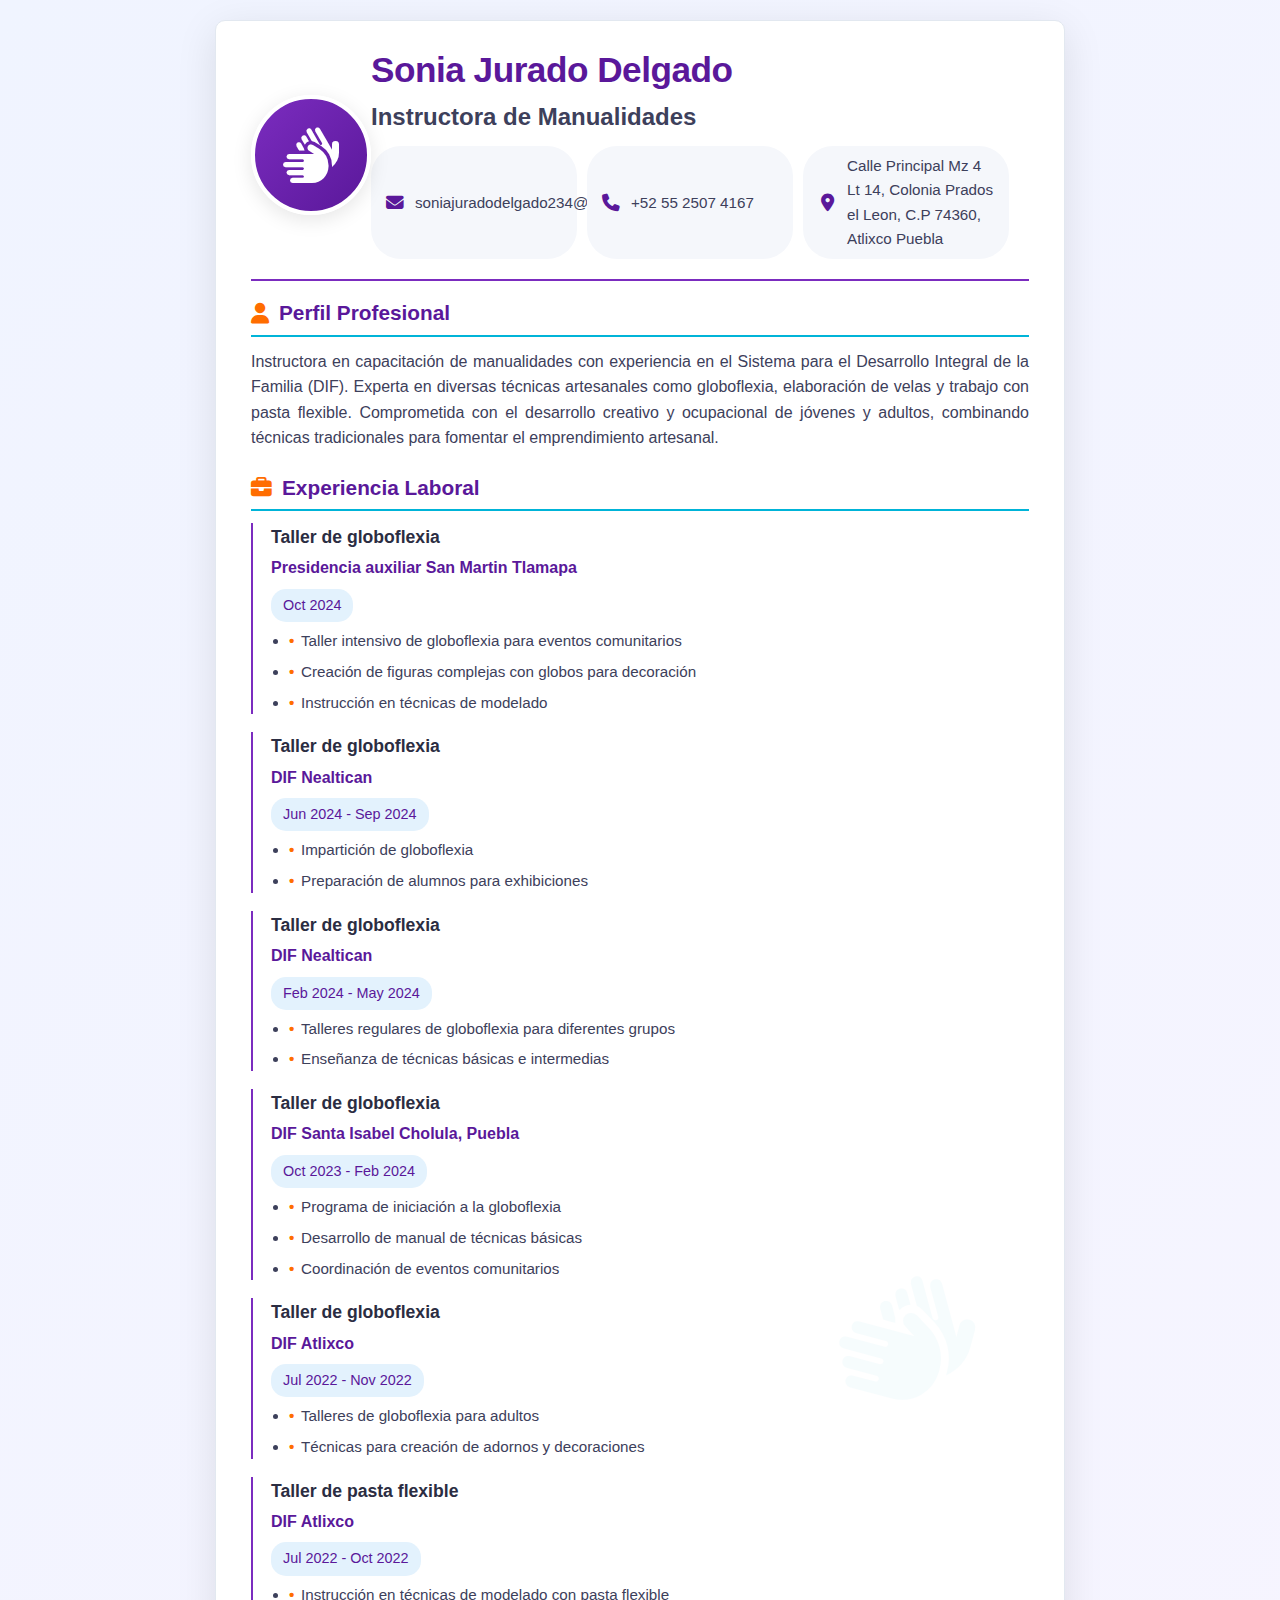
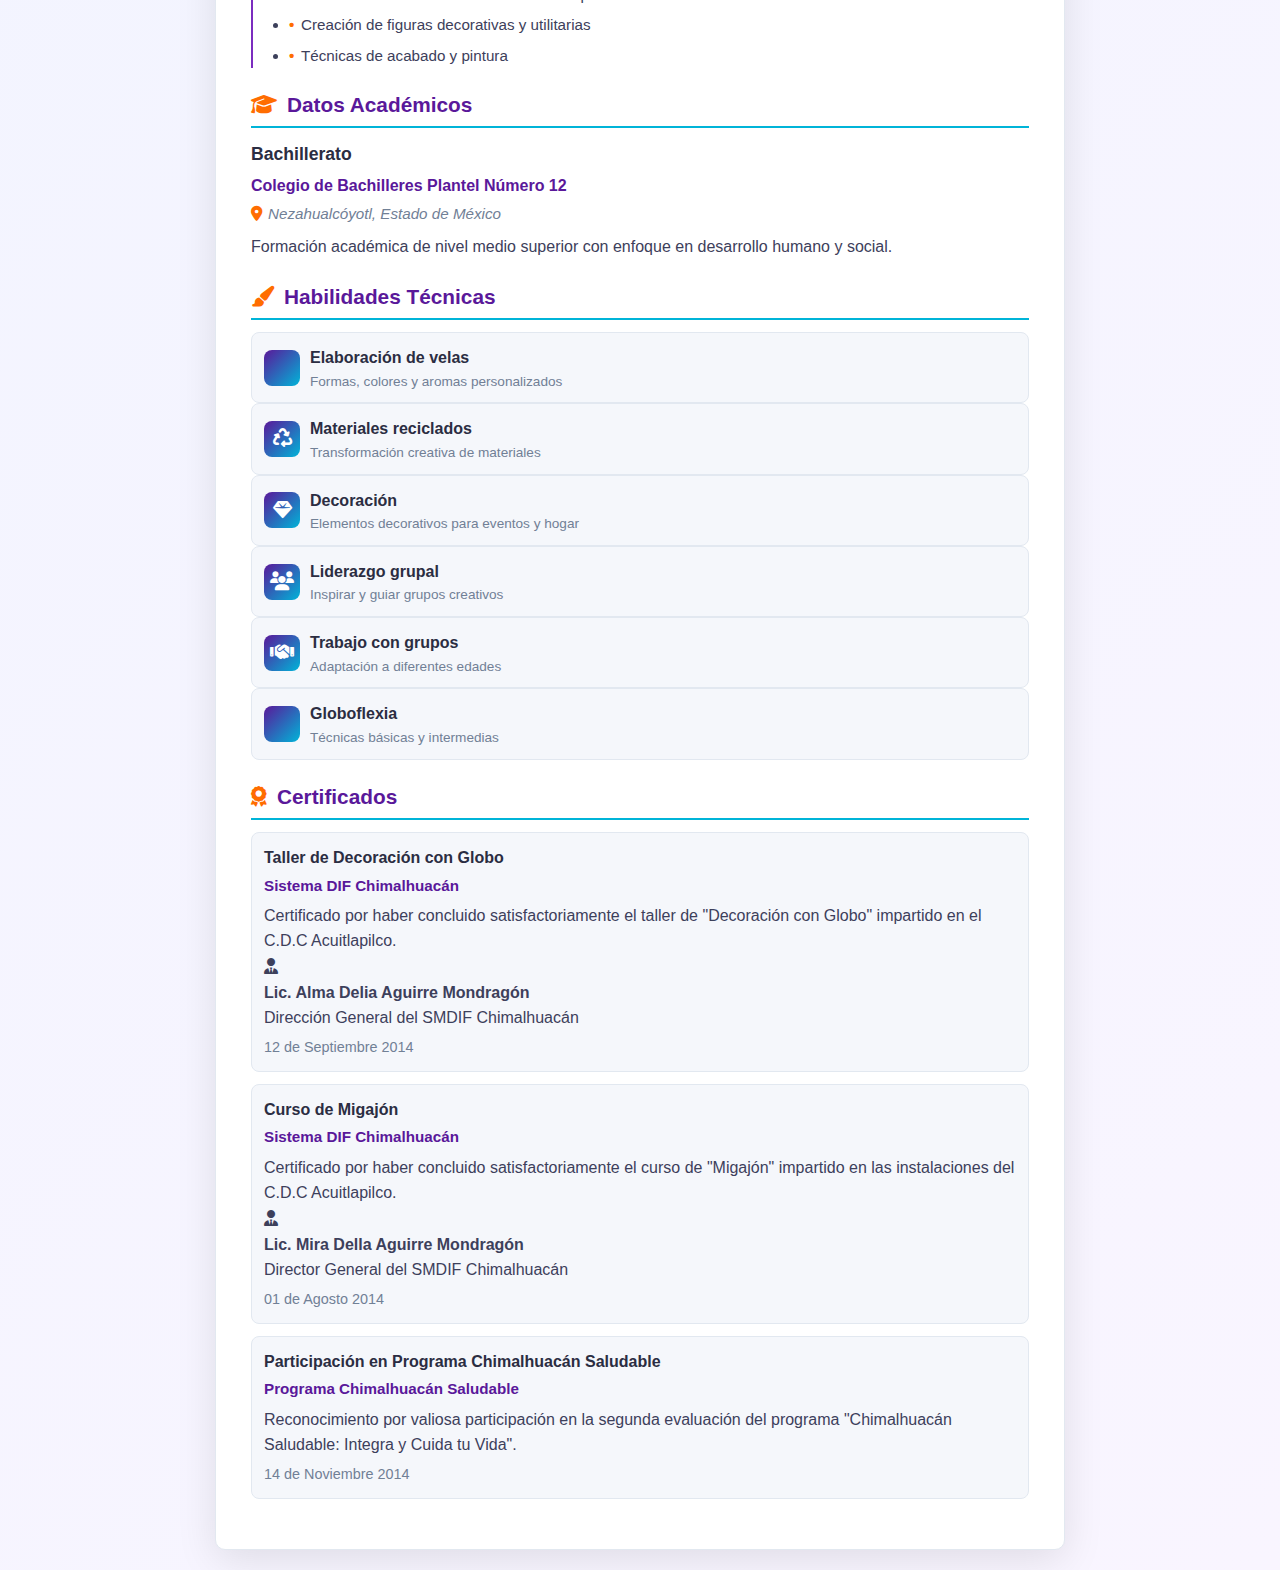
<file: index.html>
<!DOCTYPE html>
<html lang="es">
<head>
    <meta charset="UTF-8">
    <meta name="viewport" content="width=device-width, initial-scale=1.0">
    <title>CV - Sonia Jurado Delgado | Instructora de Manualidades</title>
    <link rel="stylesheet" href="https://cdnjs.cloudflare.com/ajax/libs/font-awesome/6.4.0/css/all.min.css">
    <link rel="stylesheet" href="css/estilos.css">

</head>
<body>
    <div class="container">
        <!-- Decoraciones temáticas -->
        <i class="fas fa-balloon decoration-element dec-balloon"></i>
        <i class="fas fa-candle decoration-element dec-candle"></i>
        <i class="fas fa-hands decoration-element dec-clay"></i>
        
        <!-- Cabecera -->
        <header class="header">
            <div class="profile-img">
                <i class="fas fa-hands"></i>
            </div>
            
            <div class="header-content">
                <h1>Sonia Jurado Delgado</h1>
                <h2 class="subtitle">Instructora de Manualidades</h2>
                
                <div class="contact-info">
                    <div class="contact-item">
                        <i class="fas fa-envelope"></i>
                        soniajuradodelgado234@gmail.com
                    </div>
                    <div class="contact-item">
                        <i class="fas fa-phone"></i>
                        +52 55 2507 4167
                    </div>
                    <div class="contact-item">
                        <i class="fas fa-map-marker-alt"></i>
                        Calle Principal Mz 4 Lt 14, Colonia Prados el Leon, C.P 74360, Atlixco Puebla
                    </div>
                </div>
            </div>
        </header>

        <!-- Perfil profesional -->
        <section class="section">
            <h2 class="section-title"><i class="fas fa-user"></i> Perfil Profesional</h2>
            <p class="profile-text">Instructora en capacitación de manualidades con experiencia en el Sistema para el Desarrollo Integral de la Familia (DIF). Experta en diversas técnicas artesanales como globoflexia, elaboración de velas y trabajo con pasta flexible. Comprometida con el desarrollo creativo y ocupacional de jóvenes y adultos, combinando técnicas tradicionales para fomentar el emprendimiento artesanal.</p>
        </section>

        <!-- Columna principal -->
        <div class="content">
            <div class="left-column">
                <!-- Experiencia laboral -->
                <section class="section">
                    <h2 class="section-title"><i class="fas fa-briefcase"></i> Experiencia Laboral</h2>
                    
                    <!-- Presidencia auxiliar San Martin Tlamapa (Oct 2024) -->
                    <div class="experience-item">
                        <div class="job-title">Taller de globoflexia</div>
                        <div class="organization">Presidencia auxiliar San Martin Tlamapa</div>
                        <div class="date">Oct 2024</div>
                        <ul>
                            <li>Taller intensivo de globoflexia para eventos comunitarios</li>
                            <li>Creación de figuras complejas con globos para decoración</li>
                            <li>Instrucción en técnicas de modelado</li>
                        </ul>
                    </div>
                    
                    <!-- DIF Nealtican (Jun 2024 - Sep 2024) -->
                    <div class="experience-item">
                        <div class="job-title">Taller de globoflexia</div>
                        <div class="organization">DIF Nealtican</div>
                        <div class="date">Jun 2024 - Sep 2024</div>
                        <ul>
                            <li>Impartición de globoflexia</li>
                            <li>Preparación de alumnos para exhibiciones</li>
                        </ul>
                    </div>
                    
                    <!-- DIF NEALTICAN (Feb 2024 - May 2024) -->
                    <div class="experience-item">
                        <div class="job-title">Taller de globoflexia</div>
                        <div class="organization">DIF Nealtican</div>
                        <div class="date">Feb 2024 - May 2024</div>
                        <ul>
                            <li>Talleres regulares de globoflexia para diferentes grupos</li>
                            <li>Enseñanza de técnicas básicas e intermedias</li>
                        </ul>
                    </div>
                    
                    <!-- DIF Santa Isabel Cholula (Oct 2023 - Feb 2024) -->
                    <div class="experience-item">
                        <div class="job-title">Taller de globoflexia</div>
                        <div class="organization">DIF Santa Isabel Cholula, Puebla</div>
                        <div class="date">Oct 2023 - Feb 2024</div>
                        <ul>
                            <li>Programa de iniciación a la globoflexia</li>
                            <li>Desarrollo de manual de técnicas básicas</li>
                            <li>Coordinación de eventos comunitarios</li>
                        </ul>
                    </div>
                    
                    <!-- DIF Atlixco - Globoflexia (Jul 2022 - Nov 2022) -->
                    <div class="experience-item">
                        <div class="job-title">Taller de globoflexia</div>
                        <div class="organization">DIF Atlixco</div>
                        <div class="date">Jul 2022 - Nov 2022</div>
                        <ul>
                            <li>Talleres de globoflexia para adultos</li>
                            <li>Técnicas para creación de adornos y decoraciones</li>
                        </ul>
                    </div>
                    
                    <!-- DIF Atlixco - Pasta flexible (Jul 2022 - Oct 2022) -->
                    <div class="experience-item">
                        <div class="job-title">Taller de pasta flexible</div>
                        <div class="organization">DIF Atlixco</div>
                        <div class="date">Jul 2022 - Oct 2022</div>
                        <ul>
                            <li>Instrucción en técnicas de modelado con pasta flexible</li>
                            <li>Creación de figuras decorativas y utilitarias</li>
                            <li>Técnicas de acabado y pintura</li>
                        </ul>
                    </div>
                </section>
            </div>
            
            <!-- Barra lateral -->
            <div class="right-column">
                <!-- Datos académicos -->
                <section class="section">
                    <h2 class="section-title"><i class="fas fa-graduation-cap"></i> Datos Académicos</h2>
                    
                    <div class="academic-item">
                        <div class="academic-title">Bachillerato</div>
                        <div class="organization">Colegio de Bachilleres Plantel Número 12</div>
                        <div class="location">
                            <i class="fas fa-map-marker-alt"></i>
                            Nezahualcóyotl, Estado de México
                        </div>
                        <p>Formación académica de nivel medio superior con enfoque en desarrollo humano y social.</p>
                    </div>
                </section>

                <!-- Habilidades técnicas -->
                <section class="section">
                    <h2 class="section-title"><i class="fas fa-paint-brush"></i> Habilidades Técnicas</h2>
                    <div class="skills-list">
                        <div class="skill-item">
                            <div class="skill-icon">
                                <i class="fas fa-candle-holder"></i>
                            </div>
                            <div class="skill-content">
                                <h4>Elaboración de velas</h4>
                                <p>Formas, colores y aromas personalizados</p>
                            </div>
                        </div>
                        
                        <div class="skill-item">
                            <div class="skill-icon">
                                <i class="fas fa-recycle"></i>
                            </div>
                            <div class="skill-content">
                                <h4>Materiales reciclados</h4>
                                <p>Transformación creativa de materiales</p>
                            </div>
                        </div>
                        
                        <div class="skill-item">
                            <div class="skill-icon">
                                <i class="fas fa-gem"></i>
                            </div>
                            <div class="skill-content">
                                <h4>Decoración</h4>
                                <p>Elementos decorativos para eventos y hogar</p>
                            </div>
                        </div>
                        
                        <div class="skill-item">
                            <div class="skill-icon">
                                <i class="fas fa-users"></i>
                            </div>
                            <div class="skill-content">
                                <h4>Liderazgo grupal</h4>
                                <p>Inspirar y guiar grupos creativos</p>
                            </div>
                        </div>
                        
                        <div class="skill-item">
                            <div class="skill-icon">
                                <i class="fas fa-handshake"></i>
                            </div>
                            <div class="skill-content">
                                <h4>Trabajo con grupos</h4>
                                <p>Adaptación a diferentes edades</p>
                            </div>
                        </div>
                        
                        <div class="skill-item">
                            <div class="skill-icon">
                                <i class="fas fa-balloon"></i>
                            </div>
                            <div class="skill-content">
                                <h4>Globoflexia</h4>
                                <p>Técnicas básicas y intermedias</p>
                            </div>
                        </div>
                    </div>
                </section>

                <!-- Certificados -->
                <section class="section">
                    <h2 class="section-title"><i class="fas fa-award"></i> Certificados</h2>
                    <div class="certificates-container">
                        <!-- Certificado 1: Decoración con Globo -->
                        <div class="certificate-item">
                            <div class="certificate-header">
                                <div class="certificate-title">Taller de Decoración con Globo</div>
                                <div class="certificate-org">Sistema DIF Chimalhuacán</div>
                            </div>
                            <div class="certificate-body">
                                <p class="certificate-desc">Certificado por haber concluido satisfactoriamente el taller de "Decoración con Globo" impartido en el C.D.C Acuitlapilco.</p>
                                <div class="certificate-details">
                                    <div class="certificate-detail">
                                        <i class="fas fa-user-tie"></i>
                                        <div><strong>Lic. Alma Delia Aguirre Mondragón</strong><br>Dirección General del SMDIF Chimalhuacán</div>
                                    </div>
                                </div>
                            </div>
                            <div class="certificate-footer">
                                <div class="certificate-date">12 de Septiembre 2014</div>
                            </div>
                        </div>
                        
                        <!-- Certificado 2: Curso de Migajón -->
                        <div class="certificate-item">
                            <div class="certificate-header">
                                <div class="certificate-title">Curso de Migajón</div>
                                <div class="certificate-org">Sistema DIF Chimalhuacán</div>
                            </div>
                            <div class="certificate-body">
                                <p class="certificate-desc">Certificado por haber concluido satisfactoriamente el curso de "Migajón" impartido en las instalaciones del C.D.C Acuitlapilco.</p>
                                <div class="certificate-details">
                                    <div class="certificate-detail">
                                        <i class="fas fa-user-tie"></i>
                                        <div><strong>Lic. Mira Della Aguirre Mondragón</strong><br>Director General del SMDIF Chimalhuacán</div>
                                    </div>
                                </div>
                            </div>
                            <div class="certificate-footer">
                                <div class="certificate-date">01 de Agosto 2014</div>
                            </div>
                        </div>
                        
                        <!-- Certificado 3: Chimalhuacán Saludable -->
                        <div class="certificate-item">
                            <div class="certificate-header">
                                <div class="certificate-title">Participación en Programa Chimalhuacán Saludable</div>
                                <div class="certificate-org">Programa Chimalhuacán Saludable</div>
                            </div>
                            <div class="certificate-body">
                                <p class="certificate-desc">Reconocimiento por valiosa participación en la segunda evaluación del programa "Chimalhuacán Saludable: Integra y Cuida tu Vida".</p>
                            </div>
                            <div class="certificate-footer">
                                <div class="certificate-date">14 de Noviembre 2014</div>
                            </div>
                        </div>
                    </div>
                </section>
            </div>
        </div>
    </div>
</body>
</html>
</file>
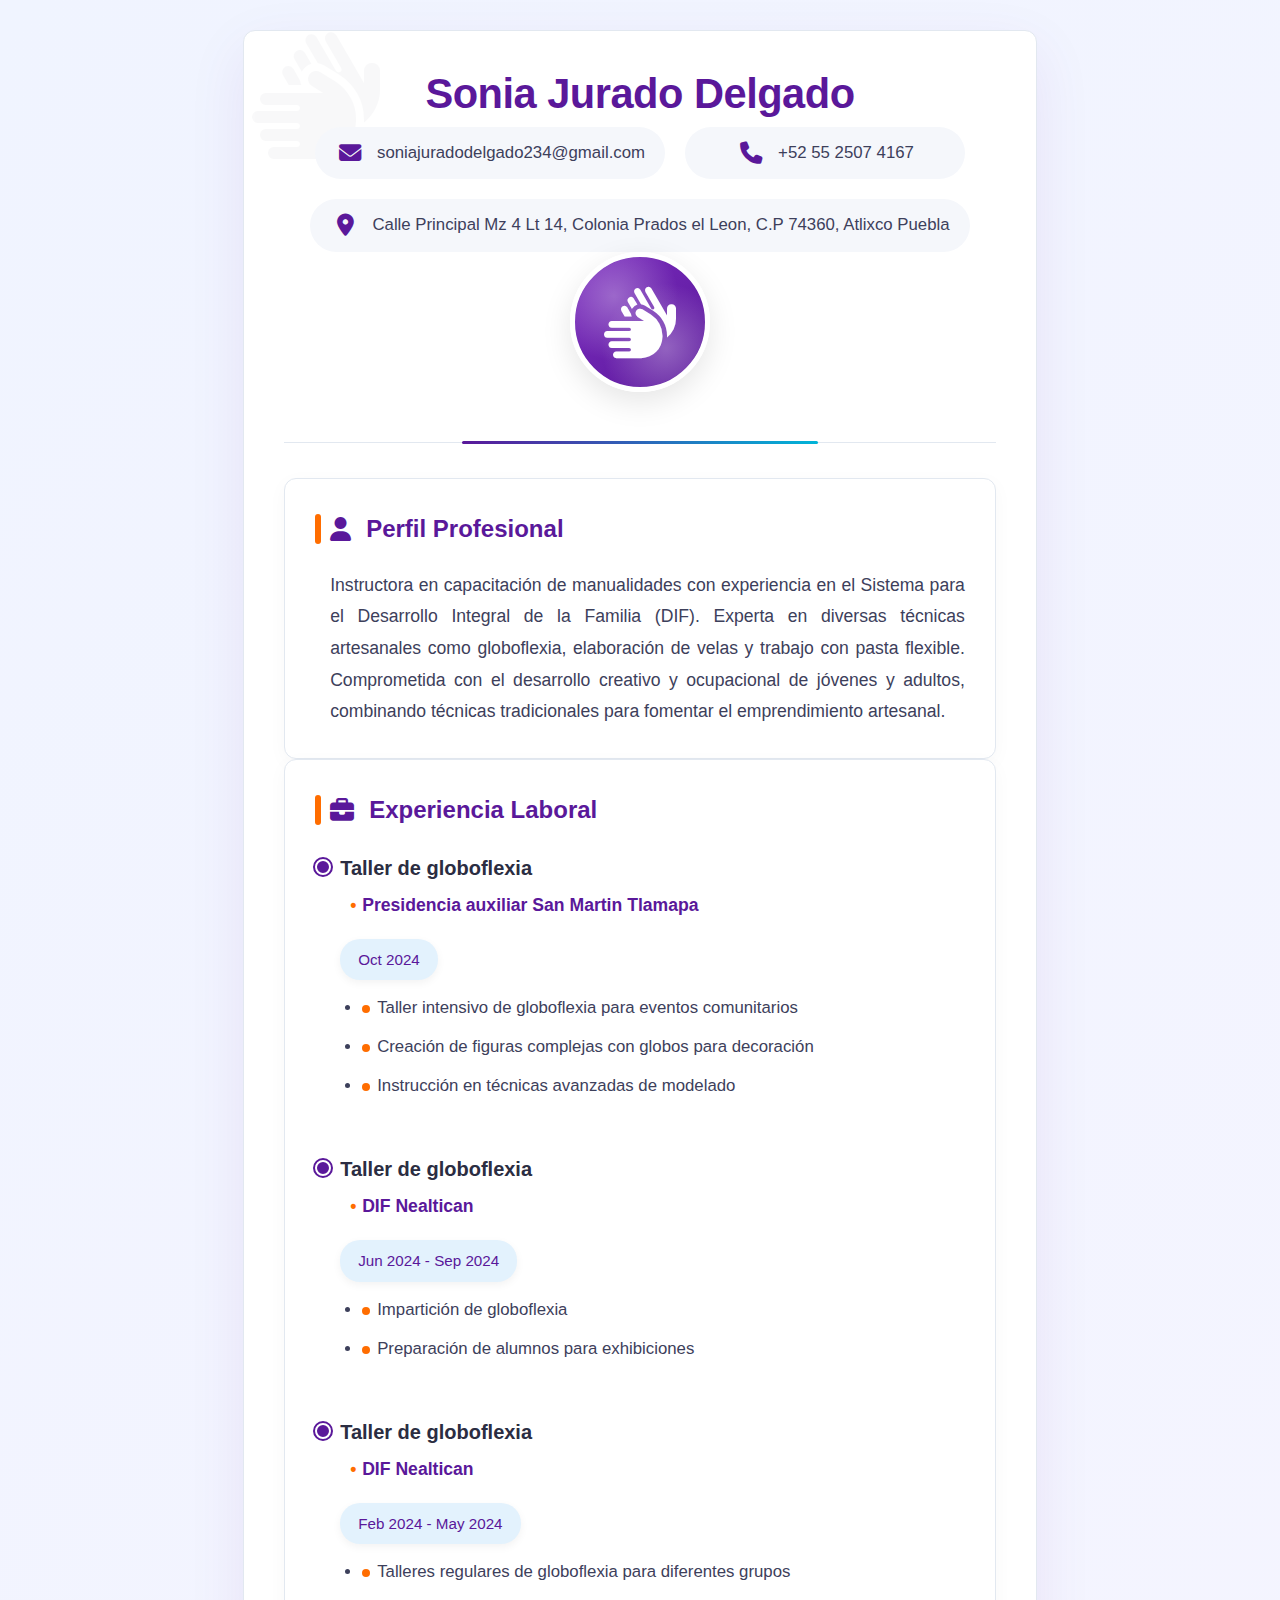
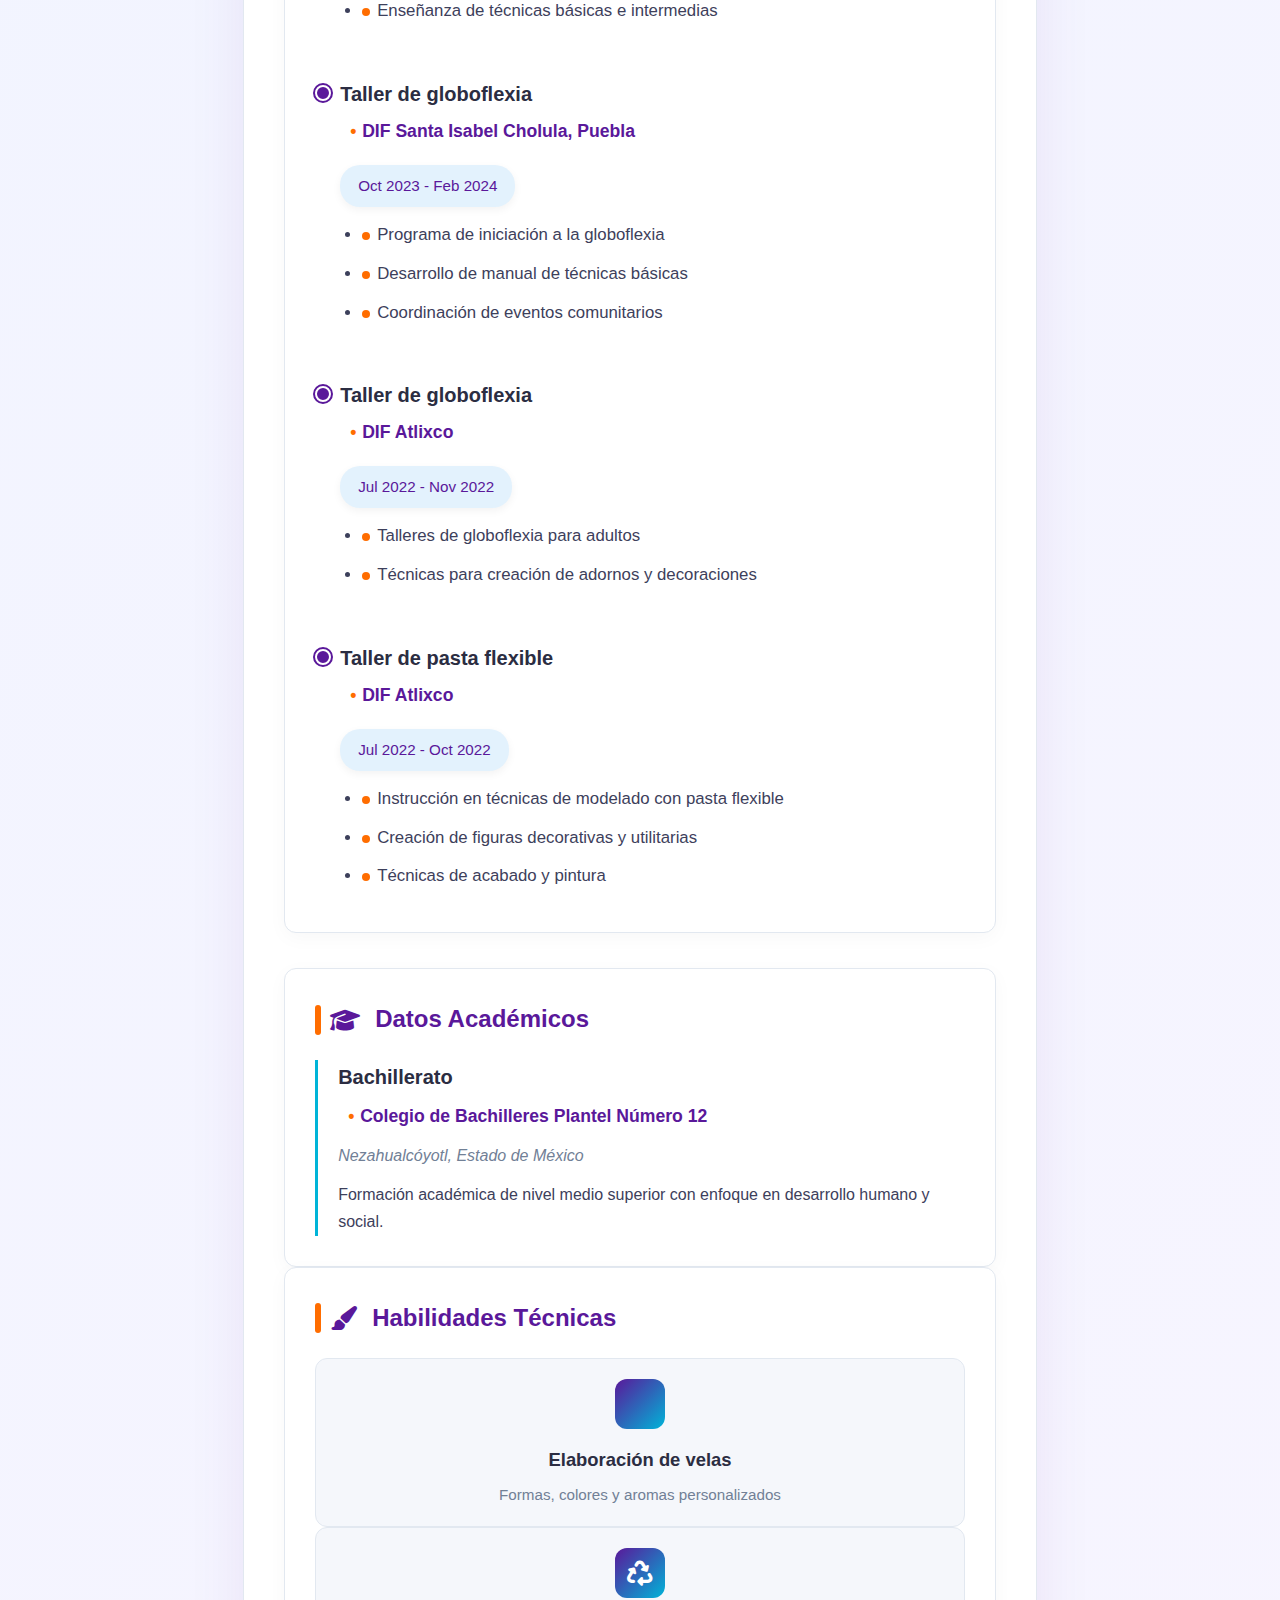
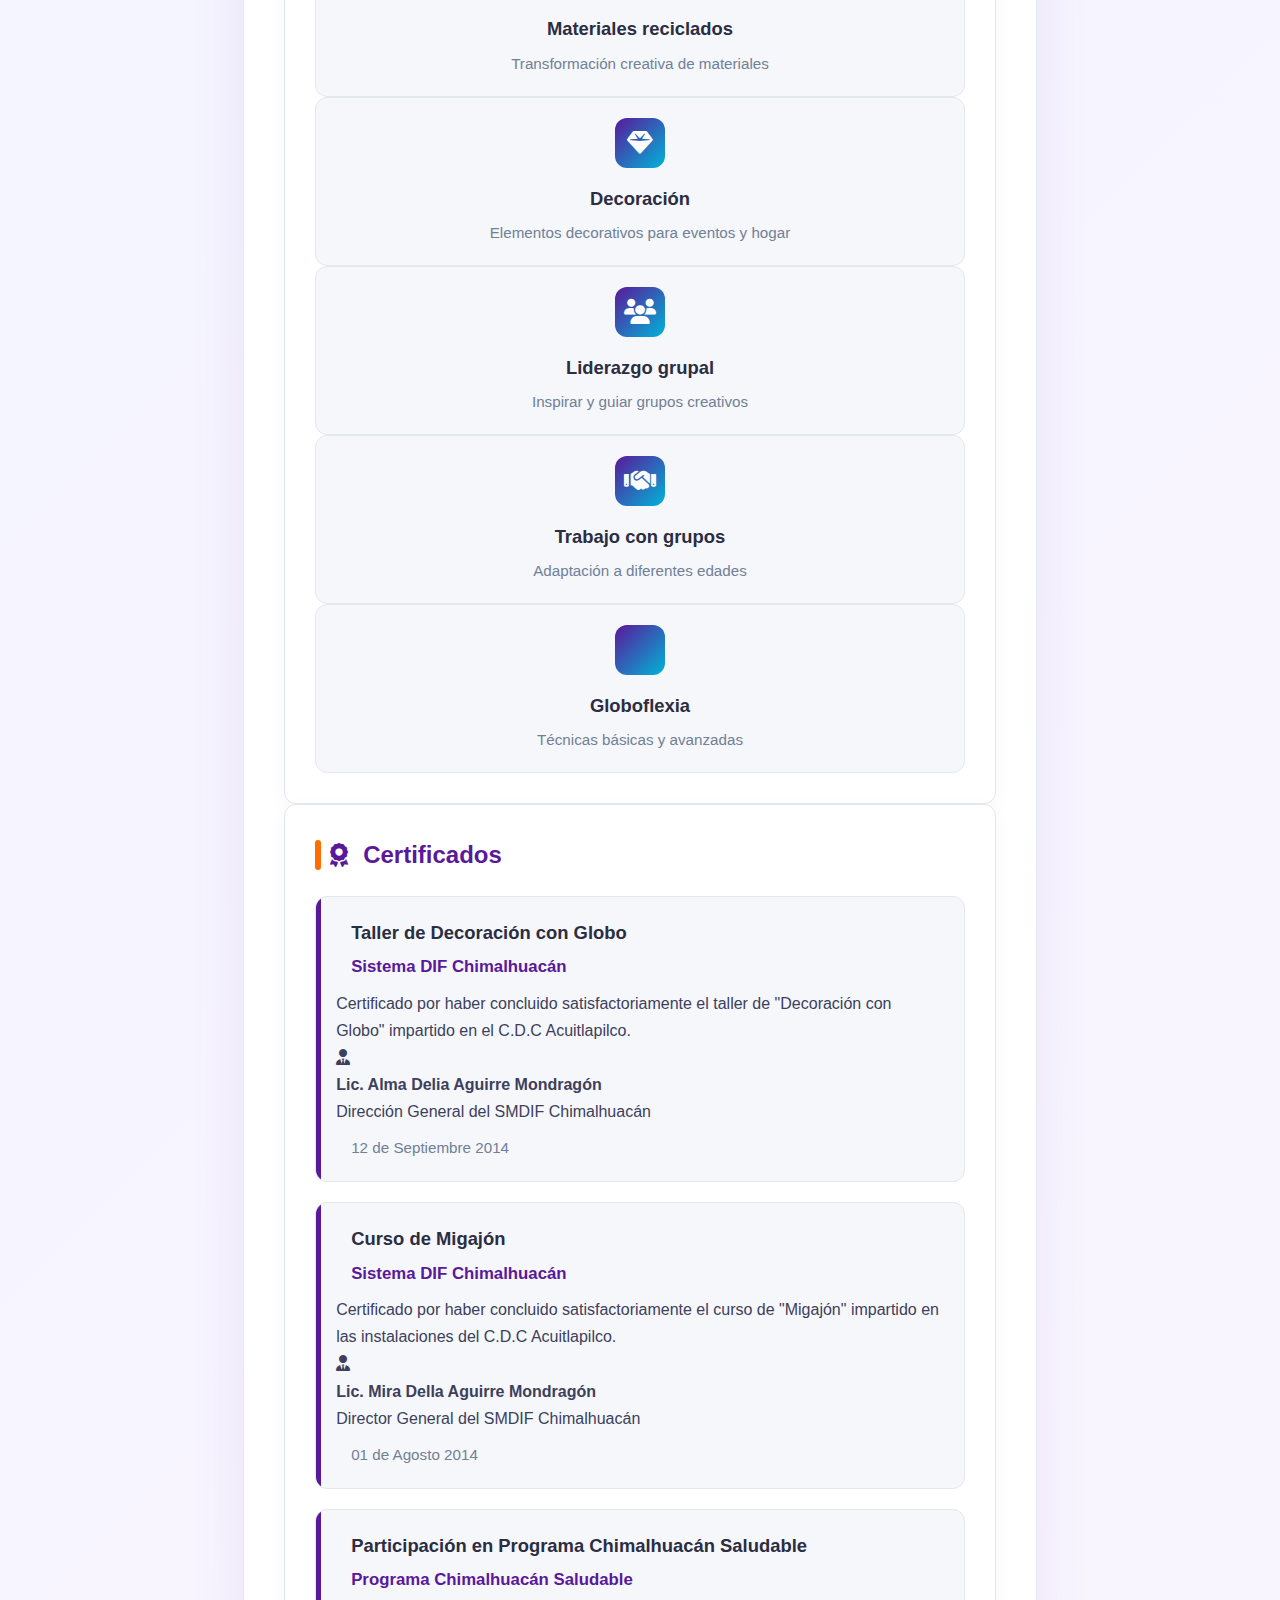
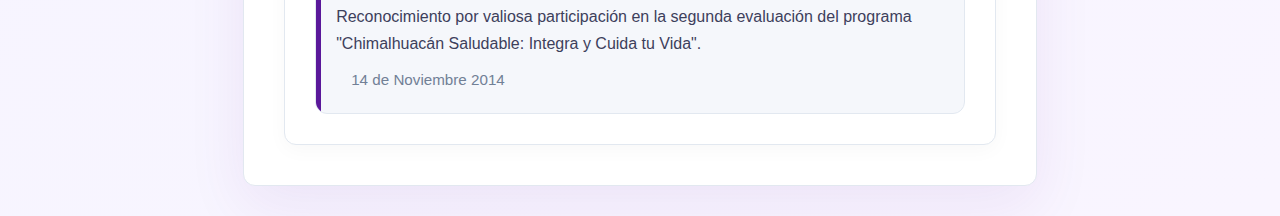
<file: CV SONIA/CV SONIA.html>
<!DOCTYPE html>
<html lang="es">
<head>
    <meta charset="UTF-8">
    <meta name="viewport" content="width=device-width, initial-scale=1.0">
    <title>CV - Sonia Jurado Delgado | Instructora de Manualidades</title>
    <link rel="stylesheet" href="https://cdnjs.cloudflare.com/ajax/libs/font-awesome/6.4.0/css/all.min.css">
    <link rel="stylesheet" href="estilos.css">
</head>
<body>
    <div class="container">
        <!-- Decoraciones temáticas -->
        <i class="fas fa-balloon decoration-element dec-balloon"></i>
        <i class="fas fa-candle decoration-element dec-candle"></i>
        <i class="fas fa-hands decoration-element dec-clay"></i>
        
        <!-- Cabecera -->
        <header class="header">
            <div class="decoration"></div>
            <div class="header-content">
                <h1>Sonia Jurado Delgado</h1>
                
                <div class="contact-info">
                    <div class="contact-item">
                        <i class="fas fa-envelope"></i>
                        soniajuradodelgado234@gmail.com
                    </div>
                    <div class="contact-item">
                        <i class="fas fa-phone"></i>
                        +52 55 2507 4167
                    </div>
                    <div class="contact-item">
                        <i class="fas fa-map-marker-alt"></i>
                        Calle Principal Mz 4 Lt 14, Colonia Prados el Leon, C.P 74360, Atlixco Puebla
                    </div>
                </div>
            </div>
            
            <div class="profile-img">
                <i class="fas fa-hands"></i>
            </div>
        </header>

        <!-- Columna principal -->
        <main class="main-content">
            <!-- Perfil profesional -->
            <section class="section">
                <h2 class="section-title"><i class="fas fa-user"></i> Perfil Profesional</h2>
                <p class="profile-text">Instructora en capacitación de manualidades con experiencia en el Sistema para el Desarrollo Integral de la Familia (DIF). Experta en diversas técnicas artesanales como globoflexia, elaboración de velas y trabajo con pasta flexible. Comprometida con el desarrollo creativo y ocupacional de jóvenes y adultos, combinando técnicas tradicionales para fomentar el emprendimiento artesanal.</p>
            </section>

            <!-- Experiencia laboral -->
            <section class="section">
                <h2 class="section-title"><i class="fas fa-briefcase"></i> Experiencia Laboral</h2>
                
                <!-- Presidencia auxiliar San Martin Tlamapa (Oct 2024) -->
                <div class="experience-item">
                    <div class="job-title">Taller de globoflexia</div>
                    <div class="organization">Presidencia auxiliar San Martin Tlamapa</div>
                    <div class="date">Oct 2024</div>
                    <ul>
                        <li>Taller intensivo de globoflexia para eventos comunitarios</li>
                        <li>Creación de figuras complejas con globos para decoración</li>
                        <li>Instrucción en técnicas avanzadas de modelado</li>
                    </ul>
                </div>
                
                <!-- DIF Nealtican (Jun 2024 - Sep 2024) -->
                <div class="experience-item">
                    <div class="job-title">Taller de globoflexia</div>
                    <div class="organization">DIF Nealtican</div>
                    <div class="date">Jun 2024 - Sep 2024</div>
                    <ul>
                        <li>Impartición de globoflexia</li>
                        <li>Preparación de alumnos para exhibiciones</li>
                    </ul>
                </div>
                
                <!-- DIF NEALTICAN (Feb 2024 - May 2024) -->
                <div class="experience-item">
                    <div class="job-title">Taller de globoflexia</div>
                    <div class="organization">DIF Nealtican</div>
                    <div class="date">Feb 2024 - May 2024</div>
                    <ul>
                        <li>Talleres regulares de globoflexia para diferentes grupos</li>
                        <li>Enseñanza de técnicas básicas e intermedias</li>
                    </ul>
                </div>
                
                <!-- DIF Santa Isabel Cholula (Oct 2023 - Feb 2024) -->
                <div class="experience-item">
                    <div class="job-title">Taller de globoflexia</div>
                    <div class="organization">DIF Santa Isabel Cholula, Puebla</div>
                    <div class="date">Oct 2023 - Feb 2024</div>
                    <ul>
                        <li>Programa de iniciación a la globoflexia</li>
                        <li>Desarrollo de manual de técnicas básicas</li>
                        <li>Coordinación de eventos comunitarios</li>
                    </ul>
                </div>
                
                <!-- DIF Atlixco - Globoflexia (Jul 2022 - Nov 2022) -->
                <div class="experience-item">
                    <div class="job-title">Taller de globoflexia</div>
                    <div class="organization">DIF Atlixco</div>
                    <div class="date">Jul 2022 - Nov 2022</div>
                    <ul>
                        <li>Talleres de globoflexia para adultos</li>
                        <li>Técnicas para creación de adornos y decoraciones</li>
                    </ul>
                </div>
                
                <!-- DIF Atlixco - Pasta flexible (Jul 2022 - Oct 2022) -->
                <div class="experience-item">
                    <div class="job-title">Taller de pasta flexible</div>
                    <div class="organization">DIF Atlixco</div>
                    <div class="date">Jul 2022 - Oct 2022</div>
                    <ul>
                        <li>Instrucción en técnicas de modelado con pasta flexible</li>
                        <li>Creación de figuras decorativas y utilitarias</li>
                        <li>Técnicas de acabado y pintura</li>
                    </ul>
                </div>
            </section>
        </main>

        <!-- Barra lateral -->
        <aside class="sidebar">
            <!-- Datos académicos -->
            <section class="section">
                <h2 class="section-title"><i class="fas fa-graduation-cap"></i> Datos Académicos</h2>
                
                <div class="academic-item">
                    <div class="academic-title">Bachillerato</div>
                    <div class="organization">Colegio de Bachilleres Plantel Número 12</div>
                    <div class="location">Nezahualcóyotl, Estado de México</div>
                    <p>Formación académica de nivel medio superior con enfoque en desarrollo humano y social.</p>
                </div>
            </section>

            <!-- Habilidades técnicas -->
            <section class="section">
                <h2 class="section-title"><i class="fas fa-paint-brush"></i> Habilidades Técnicas</h2>
                <div class="skills-list">
                    <div class="skill-item">
                        <div class="skill-icon">
                            <i class="fas fa-candle-holder"></i>
                        </div>
                        <div class="skill-content">
                            <h4>Elaboración de velas</h4>
                            <p>Formas, colores y aromas personalizados</p>
                        </div>
                    </div>
                    
                    <div class="skill-item">
                        <div class="skill-icon">
                            <i class="fas fa-recycle"></i>
                        </div>
                        <div class="skill-content">
                            <h4>Materiales reciclados</h4>
                            <p>Transformación creativa de materiales</p>
                        </div>
                    </div>
                    
                    <div class="skill-item">
                        <div class="skill-icon">
                            <i class="fas fa-gem"></i>
                        </div>
                        <div class="skill-content">
                            <h4>Decoración</h4>
                            <p>Elementos decorativos para eventos y hogar</p>
                        </div>
                    </div>
                    
                    <div class="skill-item">
                        <div class="skill-icon">
                            <i class="fas fa-users"></i>
                        </div>
                        <div class="skill-content">
                            <h4>Liderazgo grupal</h4>
                            <p>Inspirar y guiar grupos creativos</p>
                        </div>
                    </div>
                    
                    <div class="skill-item">
                        <div class="skill-icon">
                            <i class="fas fa-handshake"></i>
                        </div>
                        <div class="skill-content">
                            <h4>Trabajo con grupos</h4>
                            <p>Adaptación a diferentes edades</p>
                        </div>
                    </div>
                    
                    <div class="skill-item">
                        <div class="skill-icon">
                            <i class="fas fa-balloon"></i>
                        </div>
                        <div class="skill-content">
                            <h4>Globoflexia</h4>
                            <p>Técnicas básicas y avanzadas</p>
                        </div>
                    </div>
                </div>
            </section>

            <!-- Certificados -->
            <section class="section">
                <h2 class="section-title"><i class="fas fa-award"></i> Certificados</h2>
                <div class="certificates-container">
                    <!-- Certificado 1: Decoración con Globo -->
                    <div class="certificate-item">
                        <div class="certificate-header">
                            <div class="certificate-title">Taller de Decoración con Globo</div>
                            <div class="certificate-org">Sistema DIF Chimalhuacán</div>
                        </div>
                        <div class="certificate-body">
                            <p class="certificate-desc">Certificado por haber concluido satisfactoriamente el taller de "Decoración con Globo" impartido en el C.D.C Acuitlapilco.</p>
                            <div class="certificate-details">
                                <div class="certificate-detail">
                                    <i class="fas fa-user-tie"></i>
                                    <div><strong>Lic. Alma Delia Aguirre Mondragón</strong><br>Dirección General del SMDIF Chimalhuacán</div>
                                </div>
                            </div>
                        </div>
                        <div class="certificate-footer">
                            <div class="certificate-date">12 de Septiembre 2014</div>
                        </div>
                    </div>
                    
                    <!-- Certificado 2: Curso de Migajón -->
                    <div class="certificate-item">
                        <div class="certificate-header">
                            <div class="certificate-title">Curso de Migajón</div>
                            <div class="certificate-org">Sistema DIF Chimalhuacán</div>
                        </div>
                        <div class="certificate-body">
                            <p class="certificate-desc">Certificado por haber concluido satisfactoriamente el curso de "Migajón" impartido en las instalaciones del C.D.C Acuitlapilco.</p>
                            <div class="certificate-details">
                                <div class="certificate-detail">
                                    <i class="fas fa-user-tie"></i>
                                    <div><strong>Lic. Mira Della Aguirre Mondragón</strong><br>Director General del SMDIF Chimalhuacán</div>
                                </div>
                            </div>
                        </div>
                        <div class="certificate-footer">
                            <div class="certificate-date">01 de Agosto 2014</div>
                        </div>
                    </div>
                    
                    <!-- Certificado 3: Chimalhuacán Saludable -->
                    <div class="certificate-item">
                        <div class="certificate-header">
                            <div class="certificate-title">Participación en Programa Chimalhuacán Saludable</div>
                            <div class="certificate-org">Programa Chimalhuacán Saludable</div>
                        </div>
                        <div class="certificate-body">
                            <p class="certificate-desc">Reconocimiento por valiosa participación en la segunda evaluación del programa "Chimalhuacán Saludable: Integra y Cuida tu Vida".</p>
                        </div>
                        <div class="certificate-footer">
                            <div class="certificate-date">14 de Noviembre 2014</div>
                        </div>
                    </div>
                </div>
            </section>
        </aside>
    </div>
</body>
</html>
</file>
<file: css/estilos.css>
* {
            margin: 0;
            padding: 0;
            box-sizing: border-box;
            font-family: 'Segoe UI', Tahoma, Geneva, Verdana, sans-serif;
        }

        :root {
            --primary: #5a189a;
            --primary-light: #7b2cbf;
            --secondary: #ff6d00;
            --accent: #00b4d8;
            --light: #f8f9fa;
            --dark: #2b2d42;
            --light-gray: #f5f7fb;
            --medium-gray: #e2e8f0;
            --text: #3d405b;
            --text-light: #718096;
        }

        body {
            background: linear-gradient(135deg, #f0f4ff, #f9f5ff);
            color: var(--text);
            line-height: 1.6;
            padding: 20px;
            display: flex;
            justify-content: center;
            align-items: center;
            min-height: 100vh;
        }

        .container {
            width: 100%;
            max-width: 850px; /* Ancho óptimo para Canva */
            background: white;
            box-shadow: 0 10px 40px rgba(0,0,0,0.1);
            position: relative;
            padding: 30px 35px;
            border-radius: 10px;
            z-index: 1;
            overflow: hidden;
            border: 1px solid var(--medium-gray);
        }

        /* CABECERA COMPACTA */
        .header {
            display: flex;
            justify-content: space-between;
            align-items: center;
            padding-bottom: 20px;
            border-bottom: 2px solid var(--primary-light);
            margin-bottom: 15px;
        }

        .header-content {
            flex: 1;
            padding-right: 20px;
        }

        .profile-img {
            width: 120px;
            height: 120px;
            border-radius: 50%;
            background: linear-gradient(135deg, var(--primary-light), var(--primary));
            display: flex;
            align-items: center;
            justify-content: center;
            border: 4px solid white;
            box-shadow: 0 5px 20px rgba(0,0,0,0.1);
            position: relative;
            overflow: hidden;
            flex-shrink: 0;
        }

        .profile-img i {
            font-size: 3.5rem;
            color: white;
            z-index: 2;
        }

        h1 {
            font-size: 2.2rem;
            color: var(--primary);
            font-weight: 700;
            letter-spacing: -0.5px;
            line-height: 1.1;
            margin-bottom: 8px;
        }

        .contact-info {
            display: grid;
            grid-template-columns: repeat(auto-fit, minmax(200px, 1fr));
            gap: 10px;
            margin-top: 10px;
        }

        .contact-item {
            display: flex;
            align-items: center;
            gap: 8px;
            font-size: 0.95rem;
            padding: 8px 12px;
            background: var(--light-gray);
            border-radius: 30px;
        }

        .contact-item i {
            font-size: 1.1rem;
            color: var(--primary);
            width: 24px;
            text-align: center;
            flex-shrink: 0;
        }

        /* DISEÑO DE DOS COLUMNAS */
        .content-grid {
            display: grid;
            grid-template-columns: 2fr 1fr;
            gap: 20px;
            margin-top: 15px;
        }

        /* PERFIL PROFESIONAL */
        .section {
            margin-bottom: 20px;
        }

        .section-title {
            color: var(--primary);
            margin-bottom: 12px;
            display: flex;
            align-items: center;
            gap: 10px;
            font-size: 1.3rem;
            font-weight: 700;
            padding-bottom: 5px;
            border-bottom: 2px solid var(--accent);
        }

        .section-title i {
            color: var(--secondary);
        }

        .profile-text {
            font-size: 1.0rem;
            line-height: 1.6;
            text-align: justify;
        }

        /* EXPERIENCIA LABORAL - Diseño compacto */
        .experience-item {
            margin-bottom: 18px;
            padding-left: 18px;
            border-left: 2px solid var(--primary-light);
        }

        .job-title {
            font-weight: 700;
            color: var(--dark);
            font-size: 1.1rem;
            margin-bottom: 4px;
            display: flex;
            align-items: center;
            gap: 8px;
        }

        .organization {
            color: var(--primary);
            font-weight: 600;
            margin-bottom: 5px;
            display: block;
            font-size: 1.0rem;
        }

        .date {
            background: #e3f2fd;
            display: inline-block;
            padding: 5px 12px;
            border-radius: 15px;
            font-size: 0.9rem;
            margin: 5px 0 8px;
            font-weight: 500;
            color: var(--primary);
        }

        ul {
            padding-left: 18px;
        }

        li {
            margin-bottom: 8px;
            font-size: 0.95rem;
            position: relative;
            padding-left: 12px;
            line-height: 1.5;
        }

        li::before {
            content: "•";
            color: var(--secondary);
            font-weight: bold;
            position: absolute;
            left: 0;
        }

        /* HABILIDADES - Diseño compacto */
        .skills-grid {
            display: grid;
            grid-template-columns: repeat(2, 1fr);
            gap: 12px;
        }

        .skill-item {
            background: var(--light-gray);
            padding: 12px;
            border-radius: 8px;
            display: flex;
            align-items: center;
            gap: 10px;
            border: 1px solid var(--medium-gray);
        }

        .skill-icon {
            background: linear-gradient(135deg, var(--primary), var(--accent));
            color: white;
            width: 36px;
            height: 36px;
            border-radius: 8px;
            display: flex;
            align-items: center;
            justify-content: center;
            font-size: 1.2rem;
            flex-shrink: 0;
        }

        .skill-content h4 {
            margin-bottom: 2px;
            color: var(--dark);
            font-size: 1.0rem;
            font-weight: 600;
        }

        .skill-content p {
            color: var(--text-light);
            font-size: 0.85rem;
            line-height: 1.3;
        }

        /* CERTIFICADOS - Diseño compacto */
        .certificate-item {
            padding: 12px;
            border-radius: 8px;
            background: var(--light-gray);
            position: relative;
            overflow: hidden;
            border: 1px solid var(--medium-gray);
            margin-bottom: 12px;
        }

        .certificate-item:last-child {
            margin-bottom: 0;
        }

        .certificate-title {
            font-weight: 700;
            color: var(--dark);
            margin-bottom: 3px;
            font-size: 1.0rem;
        }

        .certificate-org {
            color: var(--primary);
            font-weight: 600;
            margin-bottom: 5px;
            font-size: 0.95rem;
        }

        .certificate-date {
            font-size: 0.9rem;
            color: var(--text-light);
            margin-top: 5px;
            font-weight: 500;
            display: flex;
            align-items: center;
            gap: 6px;
        }

        /* DATOS ACADÉMICOS */
        .academic-item {
            margin-bottom: 15px;
        }

        .academic-title {
            font-weight: 700;
            color: var(--dark);
            font-size: 1.1rem;
            margin-bottom: 5px;
        }

        .organization {
            color: var(--primary);
            font-weight: 600;
            margin-bottom: 3px;
            font-size: 1.0rem;
        }

        .location {
            color: var(--text-light);
            font-style: italic;
            margin-bottom: 8px;
            font-size: 0.95rem;
            display: flex;
            align-items: center;
            gap: 6px;
        }

        .location i {
            color: var(--secondary);
        }

        /* DECORACIONES SUTILES */
        .decoration-element {
            position: absolute;
            z-index: 0;
            opacity: 0.03;
            pointer-events: none;
            font-size: 8rem;
        }

        .dec-balloon {
            top: 5%;
            right: 5%;
            color: var(--primary);
            transform: rotate(25deg);
        }

        .dec-candle {
            bottom: 5%;
            left: 5%;
            color: var(--secondary);
            transform: rotate(-15deg);
        }

        .dec-clay {
            top: 40%;
            right: 10%;
            color: var(--accent);
            transform: rotate(15deg);
        }

        /* FOOTER */
        .footer {
            text-align: center;
            margin-top: 20px;
            padding-top: 15px;
            border-top: 1px solid var(--medium-gray);
            color: var(--text-light);
            font-size: 0.9rem;
        }

        /* RESPONSIVE PARA CANVA */
        @media (max-width: 900px) {
            .content-grid {
                grid-template-columns: 1fr;
            }
            
            .header {
                flex-direction: column;
                text-align: center;
            }
            
            .header-content {
                padding-right: 0;
                margin-bottom: 15px;
            }
            
            .profile-img {
                margin: 0 auto 15px;
            }
        }

        @media (max-width: 600px) {
            .container {
                padding: 20px;
            }
            
            .skills-grid {
                grid-template-columns: 1fr;
            }
            
            h1 {
                font-size: 1.9rem;
            }
        }
</file>
<file: CV SONIA/estilos.css>
/* --- ESTILOS GENERALES RENOVADOS --- */
* {
    margin: 0;
    padding: 0;
    box-sizing: border-box;
    font-family: 'Segoe UI', Tahoma, Geneva, Verdana, sans-serif;
}

:root {
    --primary: #5a189a;
    --primary-light: #7b2cbf;
    --secondary: #ff6d00;
    --accent: #00b4d8;
    --light: #f8f9fa;
    --dark: #2b2d42;
    --light-gray: #f5f7fb;
    --medium-gray: #e2e8f0;
    --text: #3d405b;
    --text-light: #718096;
    --shadow: rgba(106, 27, 154, 0.08);
}

body {
    background: linear-gradient(135deg, #f0f4ff, #f9f5ff);
    color: var(--text);
    line-height: 1.7;
    padding: 30px;
    min-height: 100vh;
    display: flex;
    justify-content: center;
    align-items: center;
}

.container {
    max-width: 210mm; /* Tamaño A4 */
    min-height: 297mm;
    background: white;
    box-shadow: 0 20px 60px var(--shadow);
    position: relative;
    padding: 40px;
    border-radius: 12px;
    z-index: 1;
    display: grid;
    grid-template-columns: 1fr;
    grid-template-rows: auto auto 1fr;
    grid-template-areas:
        "header"
        "profile"
        "content";
    gap: 35px;
    overflow: hidden;
    border: 1px solid var(--medium-gray);
}

/* --- CABECERA ELEGANTE --- */
.header {
    grid-area: header;
    display: flex;
    flex-direction: column;
    align-items: center;
    text-align: center;
    padding-bottom: 25px;
    border-bottom: 1px solid var(--medium-gray);
    position: relative;
}

.header::after {
    content: "";
    position: absolute;
    bottom: -2px;
    left: 25%;
    width: 50%;
    height: 3px;
    background: linear-gradient(to right, var(--primary), var(--accent));
    border-radius: 3px;
}

.profile-img {
    width: 140px;
    height: 140px;
    border-radius: 50%;
    background: linear-gradient(135deg, var(--primary-light), var(--primary));
    display: flex;
    align-items: center;
    justify-content: center;
    border: 5px solid white;
    box-shadow: 0 10px 30px rgba(0,0,0,0.1);
    margin-bottom: 25px;
    position: relative;
    overflow: hidden;
}

.profile-img i {
    font-size: 4.5rem;
    color: white;
    z-index: 2;
}

.profile-img::before {
    content: "";
    position: absolute;
    top: 0;
    left: 0;
    width: 100%;
    height: 100%;
    background: 
        radial-gradient(circle at 30% 30%, rgba(255,255,255,0.3) 0%, transparent 50%),
        radial-gradient(circle at 70% 70%, rgba(255,255,255,0.3) 0%, transparent 50%);
    z-index: 1;
}

h1 {
    font-size: 2.6rem;
    color: var(--primary);
    font-weight: 700;
    letter-spacing: -0.5px;
    line-height: 1.1;
    margin-bottom: 10px;
}

.subtitle {
    font-size: 1.4rem;
    color: var(--text-light);
    font-weight: 500;
    margin-bottom: 25px;
}

.contact-info {
    display: flex;
    flex-wrap: wrap;
    justify-content: center;
    gap: 20px;
    margin-top: 10px;
    width: 100%;
    max-width: 800px;
}

.contact-item {
    display: flex;
    align-items: center;
    gap: 12px;
    font-size: 1.05rem;
    padding: 12px 20px;
    background: var(--light-gray);
    border-radius: 50px;
    transition: all 0.3s ease;
    min-width: 280px;
    justify-content: center;
}

.contact-item:hover {
    background: var(--medium-gray);
    transform: translateY(-3px);
    box-shadow: 0 5px 15px rgba(0,0,0,0.05);
}

.contact-item i {
    font-size: 1.4rem;
    color: var(--primary);
    width: 30px;
    text-align: center;
    flex-shrink: 0;
}

/* --- PERFIL PROFESIONAL --- */
.profile-section {
    grid-area: profile;
    padding: 30px;
    border-radius: 12px;
    background: var(--light-gray);
    position: relative;
    overflow: hidden;
}

.profile-section::before {
    content: "";
    position: absolute;
    top: 0;
    left: 0;
    width: 5px;
    height: 100%;
    background: linear-gradient(to bottom, var(--primary), var(--accent));
}

.section-title {
    color: var(--primary);
    margin-bottom: 20px;
    display: flex;
    align-items: center;
    gap: 15px;
    font-size: 1.5rem;
    font-weight: 700;
    position: relative;
    padding-left: 15px;
}

.section-title::before {
    content: "";
    position: absolute;
    left: 0;
    top: 50%;
    transform: translateY(-50%);
    width: 6px;
    height: 30px;
    background: var(--secondary);
    border-radius: 3px;
}

.profile-text {
    font-size: 1.1rem;
    line-height: 1.8;
    text-align: justify;
    padding-left: 15px;
}

/* --- CONTENIDO PRINCIPAL --- */
.content {
    grid-area: content;
    display: grid;
    grid-template-columns: 1fr 1fr;
    gap: 30px;
}

.left-column, .right-column {
    display: flex;
    flex-direction: column;
    gap: 30px;
}

.section {
    background: white;
    border-radius: 12px;
    padding: 30px;
    box-shadow: 0 5px 20px rgba(0,0,0,0.03);
    position: relative;
    overflow: hidden;
    border: 1px solid var(--medium-gray);
}

/* --- EXPERIENCIA LABORAL --- */
.experience-item {
    margin-bottom: 30px;
    position: relative;
    padding-left: 25px;
    padding-bottom: 10px;
}

.experience-item:last-child {
    margin-bottom: 0;
    padding-bottom: 0;
}

.experience-item::before {
    content: "";
    position: absolute;
    left: 0;
    top: 8px;
    width: 12px;
    height: 12px;
    border-radius: 50%;
    background: var(--primary);
    border: 2px solid white;
    outline: 2px solid var(--primary);
}

.job-title {
    font-weight: 700;
    color: var(--dark);
    font-size: 1.25rem;
    margin-bottom: 6px;
    display: flex;
    align-items: center;
    gap: 10px;
}

.job-title i {
    color: var(--secondary);
    font-size: 1.1rem;
}

.organization {
    color: var(--primary);
    font-weight: 600;
    margin-bottom: 10px;
    display: block;
    font-size: 1.1rem;
    padding-left: 22px;
    position: relative;
}

.organization::before {
    content: "•";
    position: absolute;
    left: 10px;
    color: var(--secondary);
}

.date {
    background: #e3f2fd;
    display: inline-block;
    padding: 8px 18px;
    border-radius: 20px;
    font-size: 0.95rem;
    margin: 8px 0 15px;
    font-weight: 500;
    color: var(--primary);
    box-shadow: 0 3px 8px rgba(0,0,0,0.05);
}

ul {
    padding-left: 22px;
}

li {
    margin-bottom: 12px;
    font-size: 1.05rem;
    position: relative;
    padding-left: 15px;
    line-height: 1.6;
}

li::before {
    content: "";
    position: absolute;
    left: 0;
    top: 10px;
    width: 8px;
    height: 8px;
    border-radius: 50%;
    background: var(--secondary);
}

/* --- HABILIDADES --- */
.skills-container {
    display: grid;
    grid-template-columns: repeat(auto-fill, minmax(160px, 1fr));
    gap: 20px;
}

.skill-item {
    background: var(--light-gray);
    padding: 20px;
    border-radius: 12px;
    display: flex;
    flex-direction: column;
    align-items: center;
    text-align: center;
    transition: all 0.3s ease;
    border: 1px solid var(--medium-gray);
}

.skill-item:hover {
    transform: translateY(-5px);
    box-shadow: 0 8px 20px rgba(0,0,0,0.08);
    background: white;
}

.skill-icon {
    background: linear-gradient(135deg, var(--primary), var(--accent));
    color: white;
    width: 50px;
    height: 50px;
    border-radius: 12px;
    display: flex;
    align-items: center;
    justify-content: center;
    font-size: 1.6rem;
    margin-bottom: 15px;
}

.skill-content h4 {
    margin-bottom: 8px;
    color: var(--dark);
    font-size: 1.15rem;
    font-weight: 600;
}

.skill-content p {
    color: var(--text-light);
    font-size: 0.95rem;
    line-height: 1.5;
}

/* --- CERTIFICADOS --- */
.certificates-container {
    display: flex;
    flex-direction: column;
    gap: 20px;
}

.certificate-item {
    padding: 20px;
    border-radius: 12px;
    background: var(--light-gray);
    position: relative;
    overflow: hidden;
    border: 1px solid var(--medium-gray);
    transition: all 0.3s ease;
}

.certificate-item:hover {
    transform: translateY(-5px);
    box-shadow: 0 8px 20px rgba(0,0,0,0.08);
    background: white;
}

.certificate-item::before {
    content: "";
    position: absolute;
    top: 0;
    left: 0;
    width: 5px;
    height: 100%;
    background: var(--primary);
}

.certificate-title {
    font-weight: 700;
    color: var(--dark);
    margin-bottom: 5px;
    font-size: 1.15rem;
    padding-left: 15px;
}

.certificate-org {
    color: var(--primary);
    font-weight: 600;
    margin-bottom: 8px;
    font-size: 1.05rem;
    padding-left: 15px;
}

.certificate-date {
    font-size: 0.95rem;
    color: var(--text-light);
    margin-top: 10px;
    font-weight: 500;
    padding-left: 15px;
    display: flex;
    align-items: center;
    gap: 8px;
}

.certificate-date i {
    color: var(--secondary);
}

/* --- DATOS ACADÉMICOS --- */
.academic-item {
    margin-bottom: 25px;
    padding-left: 20px;
    border-left: 3px solid var(--accent);
    position: relative;
}

.academic-item:last-child {
    margin-bottom: 0;
}

.academic-title {
    font-weight: 700;
    color: var(--dark);
    font-size: 1.25rem;
    margin-bottom: 8px;
}

.academic-org {
    color: var(--primary);
    font-weight: 600;
    margin-bottom: 5px;
    font-size: 1.1rem;
}

.location {
    color: var(--text-light);
    font-style: italic;
    margin-bottom: 12px;
    font-size: 1.0rem;
    display: flex;
    align-items: center;
    gap: 8px;
}

.location i {
    color: var(--secondary);
}

/* --- DECORACIONES SUTILES --- */
.decoration-element {
    position: absolute;
    z-index: 0;
    opacity: 0.03;
    pointer-events: none;
    font-size: 8rem;
}

.dec-balloon {
    top: 5%;
    right: 5%;
    color: var(--primary);
    transform: rotate(25deg);
}

.dec-candle {
    bottom: 5%;
    left: 5%;
    color: var(--secondary);
    transform: rotate(-15deg);
}

/* --- ESTILOS DE IMPRESIÓN --- */
@media print {
    body {
        background: white;
        padding: 0;
        display: block;
    }
    
    .container {
        box-shadow: none;
        margin: 0 auto;
        padding: 25px;
        max-width: 100%;
        min-height: 0;
        border-radius: 0;
        display: block;
        page-break-before: always;
        border: none;
    }
    
    .decoration-element {
        display: none;
    }
    
    .section {
        box-shadow: none;
        page-break-inside: avoid;
        margin-bottom: 25px;
        border: 1px solid #eee;
    }
    
    .contact-item:hover, .skill-item:hover, .certificate-item:hover {
        transform: none;
        box-shadow: none;
        background: #f9f9f9 !important;
    }
    
    /* Asegurar que el CV ocupe dos páginas si es necesario */
    .container {
        height: 297mm;
        width: 210mm;
    }
    
    .header {
        border-bottom: 1px solid #ddd;
        padding-bottom: 20px;
        margin-bottom: 20px;
    }
    
    .contact-info {
        justify-content: flex-start;
    }
    
    .contact-item {
        min-width: auto;
        padding: 8px 15px;
        background: #f0f0f0 !important;
    }
    
    .profile-img {
        width: 100px;
        height: 100px;
    }
    
    .content {
        display: block;
    }
    
    .left-column, .right-column {
        display: block;
    }
}

/* --- MEDIA QUERIES RESPONSIVAS --- */
@media (max-width: 1000px) {
    .container {
        padding: 30px;
    }
    
    .content {
        grid-template-columns: 1fr;
    }
    
    .contact-info {
        flex-direction: column;
        align-items: center;
    }
    
    .contact-item {
        min-width: 100%;
    }
}

@media (max-width: 600px) {
    body {
        padding: 15px;
    }
    
    .container {
        padding: 20px;
    }
    
    h1 {
        font-size: 2.2rem;
    }
    
    .subtitle {
        font-size: 1.2rem;
    }
    
    .section {
        padding: 25px;
    }
    
    .profile-img {
        width: 120px;
        height: 120px;
    }
    
    .section-title {
        font-size: 1.3rem;
    }
}
</file>
